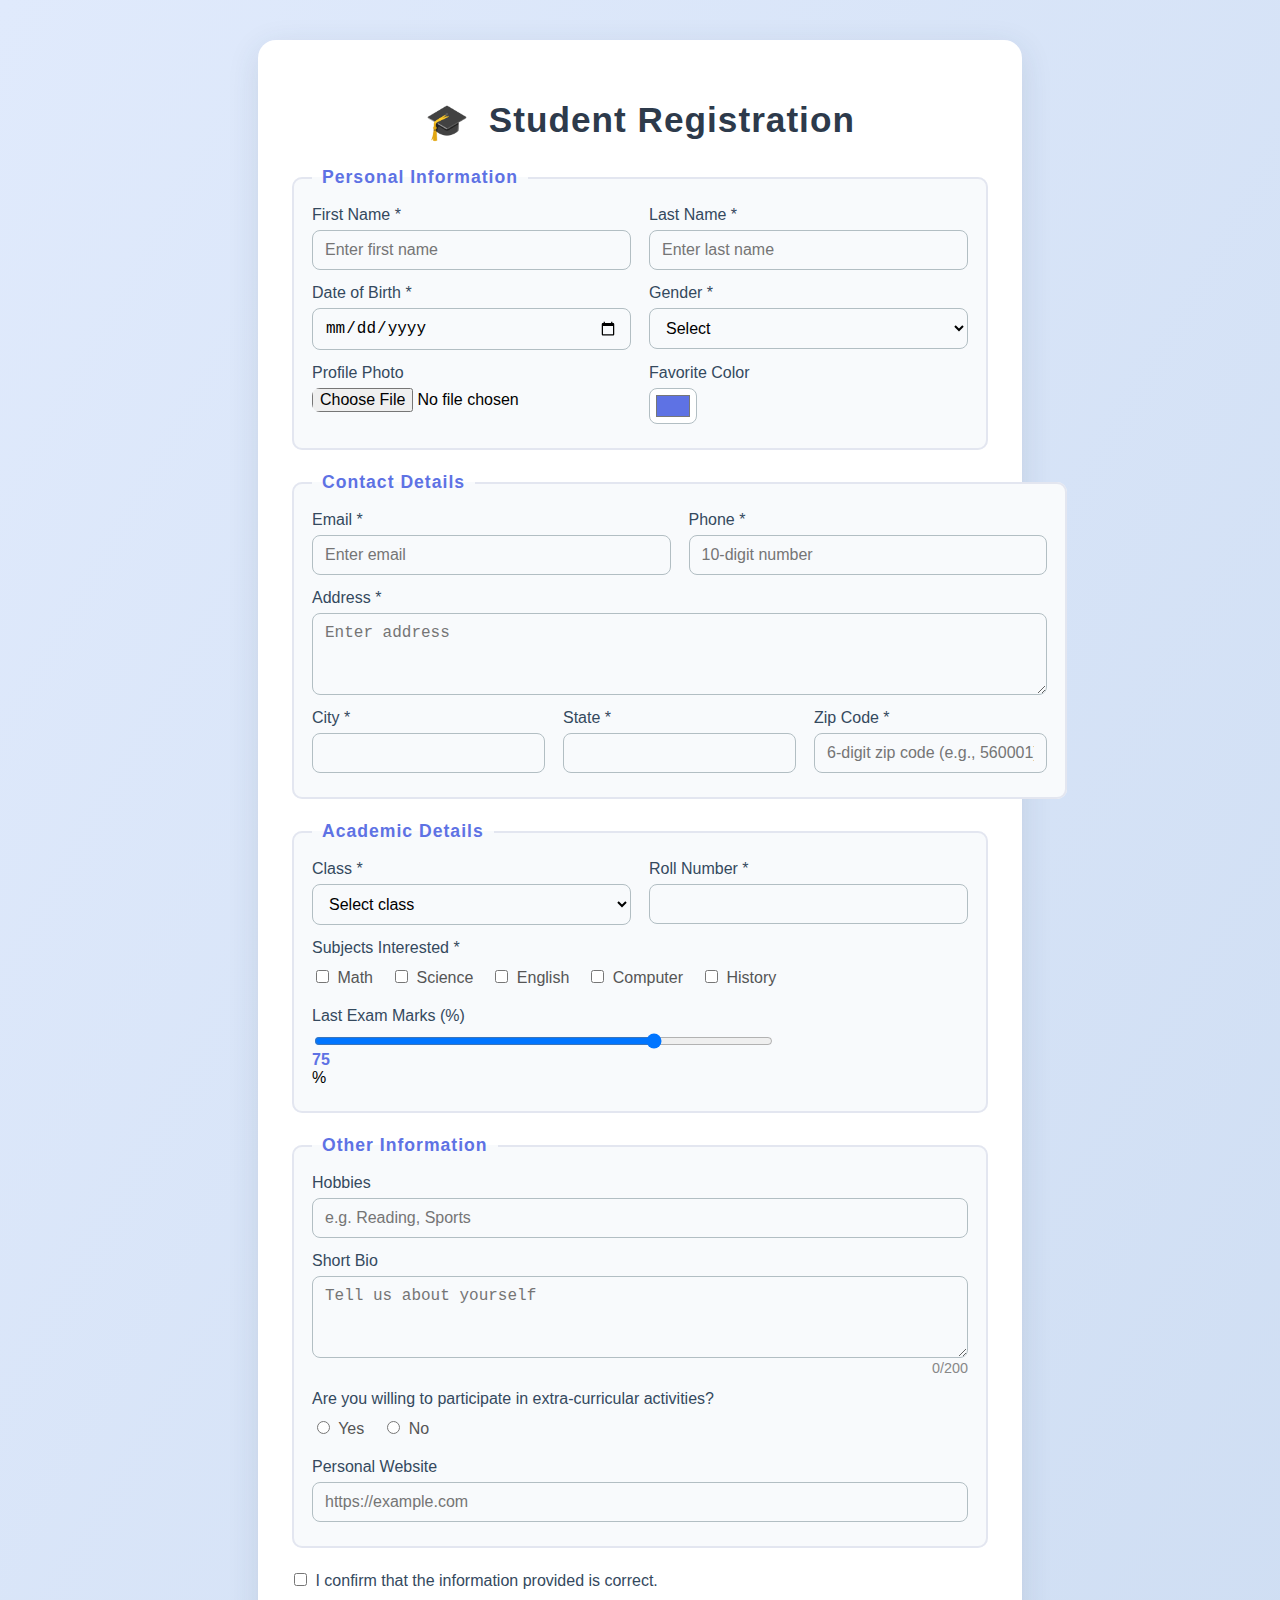
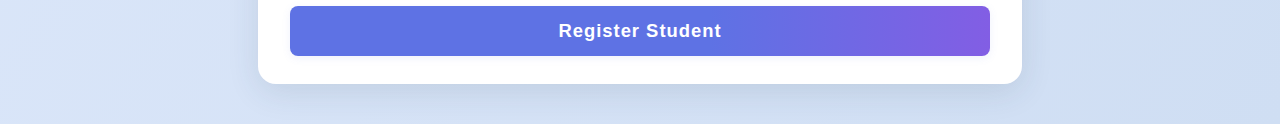
<file: index.html>
<!-- <!-- student-registration-form.html -->
<!DOCTYPE html>
<html lang="en">
<head>
  <meta charset="UTF-8">
  <title>Student Registration Form</title>
  <meta name="viewport" content="width=device-width, initial-scale=1.0">
  <link rel="stylesheet" href="student-form.css">
</head>
<body>
  <div class="form-wrapper">
    <form class="student-form" autocomplete="off">
      <h1>
        <span class="icon">🎓</span>
        Student Registration
      </h1>
      <fieldset>
        <legend>Personal Information</legend>
        <div class="form-row">
          <div class="form-group">
            <label for="firstName">First Name *</label>
            <input type="text" placeholder="Enter first name"id="firstName" name="firstName" required>
          </div>
          <div class="form-group">
            <label for="lastName">Last Name *</label>
            <input type="text" id="lastName" name="lastName" required placeholder="Enter last name">
          </div>
        </div>
        <div class="form-row">
          <div class="form-group">
            <label for="dob">Date of Birth *</label>
            <input type="date" id="dob" name="dob" required>
          </div>
          <div class="form-group">
            <label for="gender">Gender *</label>
            <select id="gender" name="gender" required>
              <option value="">Select</option>
              <option>Male</option>
              <option>Female</option>
              <option>Other</option>
              <option>Prefer not to say</option>
            </select>
          </div>
        </div>
        <div class="form-row">
          <div class="form-group">
            <label for="photo">Profile Photo</label>
            <input type="file" id="photo" name="photo" accept="image/*">
          </div>
          <div class="form-group">
            <label for="color">Favorite Color</label>
            <input type="color" id="color" name="color" value="#5e72e4">
          </div>
        </div>
      </fieldset>

      <fieldset>
        <legend>Contact Details</legend>
        <div class="form-row">
          <div class="form-group">
            <label for="email">Email *</label>
            <input type="email" id="email" name="email" required placeholder="Enter email">
          </div>
          <div class="form-group">
            <label for="phone">Phone *</label>
            <input type="tel" id="phone" name="phone" required pattern="[0-9]{10}" placeholder="10-digit number">
          </div>
        </div>
        <div class="form-group">
          <label for="address">Address *</label>
          <textarea id="address" name="address" rows="2" required placeholder="Enter address"></textarea>
        </div>
        <div class="form-row">
          <div class="form-group">
            <label for="city">City *</label>
            <input type="text" id="city" name="city" required>
          </div>
          <div class="form-group">
            <label for="state">State *</label>
            <input type="text" id="state" name="state" required>
          </div>
          <div class="form-group">
            <label for="zip">Zip Code *</label>
            <input type="text" id="zip" name="zip" required pattern="[0-9]{6}" maxlength="6" placeholder="6-digit zip code (e.g., 560001)">
          </div>
        </div>
      </fieldset>

      <fieldset>
        <legend>Academic Details</legend>
        <div class="form-row">
          <div class="form-group">
            <label for="class">Class *</label>
            <select id="class" name="class" required>
              <option value="">Select class</option>
              <option>10th Grade</option>
              <option>11th Grade</option>
              <option>12th Grade</option>
              <option>Undergraduate</option>
              <option>Postgraduate</option>
            </select>
          </div>
          <div class="form-group">
            <label for="roll">Roll Number *</label>
            <input type="text" id="roll" name="roll" required>
          </div>
        </div>
        <div class="form-group">
          <label>Subjects Interested *</label>
          <div class="checkbox-group">
            <label><input type="checkbox" name="subjects" value="Math" required> Math</label>
            <label><input type="checkbox" name="subjects" value="Science"> Science</label>
            <label><input type="checkbox" name="subjects" value="English"> English</label>
            <label><input type="checkbox" name="subjects" value="Computer"> Computer</label>
            <label><input type="checkbox" name="subjects" value="History"> History</label>
          </div>
        </div>
        <div class="form-group">
          <label for="marks">Last Exam Marks (%)</label>
          <input type="range" id="marks" name="marks" min="0" max="100" value="75" oninput="marksValue.value = marks.value">
          <output id="marksValue">75</output>%
        </div>
      </fieldset>

      <fieldset>
        <legend>Other Information</legend>
        <div class="form-group">
          <label for="hobbies">Hobbies</label>
          <input type="text" id="hobbies" name="hobbies" placeholder="e.g. Reading, Sports">
        </div>
        <div class="form-group">
          <label for="bio">Short Bio</label>
          <textarea id="bio" name="bio" rows="3" maxlength="200" placeholder="Tell us about yourself"></textarea>
          <div class="char-count" id="charCount">0/200</div>
        </div>
        <div class="form-group">
          <label>Are you willing to participate in extra-curricular activities?</label>
          <div class="radio-group">
            <label><input type="radio" name="extra" value="Yes" required> Yes</label>
            <label><input type="radio" name="extra" value="No"> No</label>
          </div>
        </div>
        <div class="form-group">
          <label for="website">Personal Website</label>
          <input type="url" id="website" name="website" placeholder="https://example.com">
        </div>
      </fieldset>

      <div class="form-group terms">
        <label>
          <input type="checkbox" required>
          I confirm that the information provided is correct.
        </label>
      </div>
      <button type="submit" class="submit-btn">Register Student</button>
    </form>
    <script src="script.js"></script>
  </div>
</body>
</file>
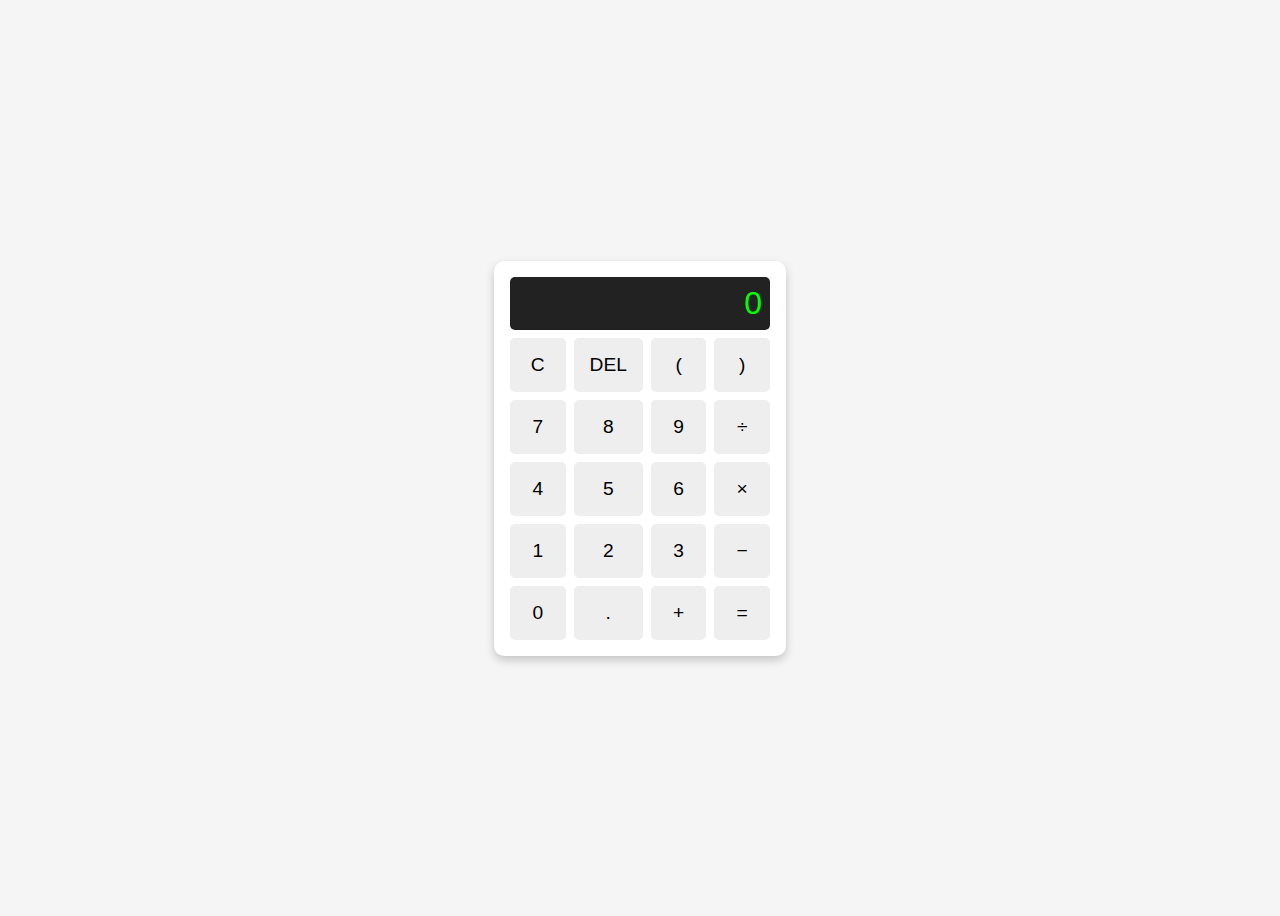
<file: Calculator/index.html>
<!DOCTYPE html>
<html lang="en">
<head>
  <meta charset="UTF-8" />
  <meta name="viewport" content="width=device-width, initial-scale=1.0"/>
  <title>Live Calculator</title>
  <link rel="stylesheet" href="style.css" />
</head>
<body>
  <div class="calculator">
    <div id="display">0</div>
    <div class="buttons">
      <button data-action="clear">C</button>
      <button data-action="delete">DEL</button>
      <button data-value="(">(</button>
      <button data-value=")">)</button>

      <button data-value="7">7</button>
      <button data-value="8">8</button>
      <button data-value="9">9</button>
      <button data-value="/">÷</button>

      <button data-value="4">4</button>
      <button data-value="5">5</button>
      <button data-value="6">6</button>
      <button data-value="*">×</button>

      <button data-value="1">1</button>
      <button data-value="2">2</button>
      <button data-value="3">3</button>
      <button data-value="-">−</button>

      <button data-value="0">0</button>
      <button data-value=".">.</button>
      <button data-value="+">+</button>
      <button data-action="equals">=</button>
    </div>
  </div>
  <script src="script.js"></script>
</body>
</html>
</file>
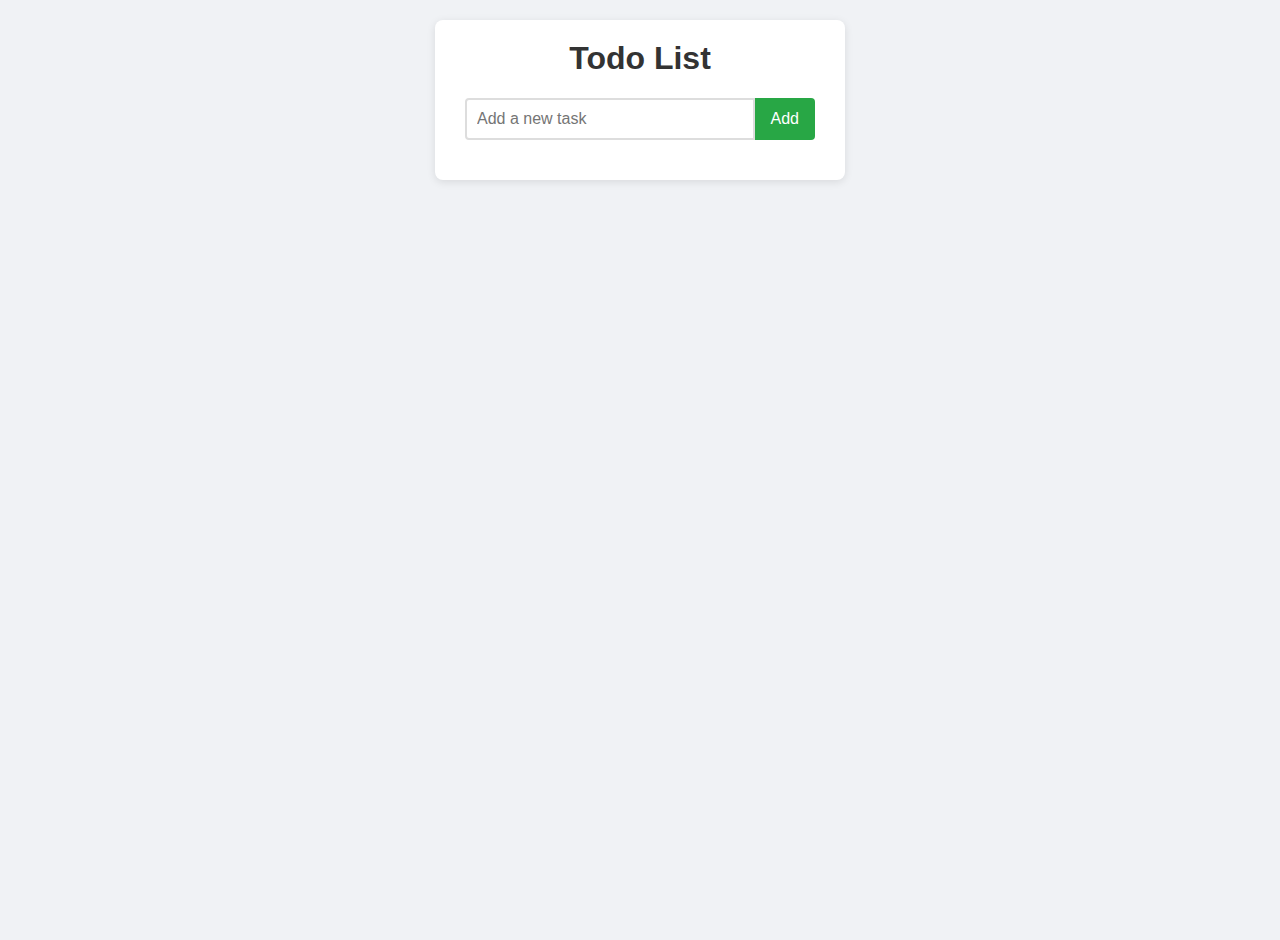
<file: ToDo/index.html>
<!DOCTYPE html>
<html lang="en">
<head>
  <meta charset="UTF-8" />
  <meta name="viewport" content="width=device-width, initial-scale=1" />
  <title>Todo List</title>
  <link rel="stylesheet" href="style.css" />
</head>
<body>
  <div class="container">
    <h1>Todo List</h1>
    <div class="input-group">
      <input type="text" id="todo-input" placeholder="Add a new task" />
      <button id="add-btn">Add</button>
    </div>
    <ul id="todo-list"></ul>
  </div>
  <script src="app.js"></script>
</body>
</html>
</file>
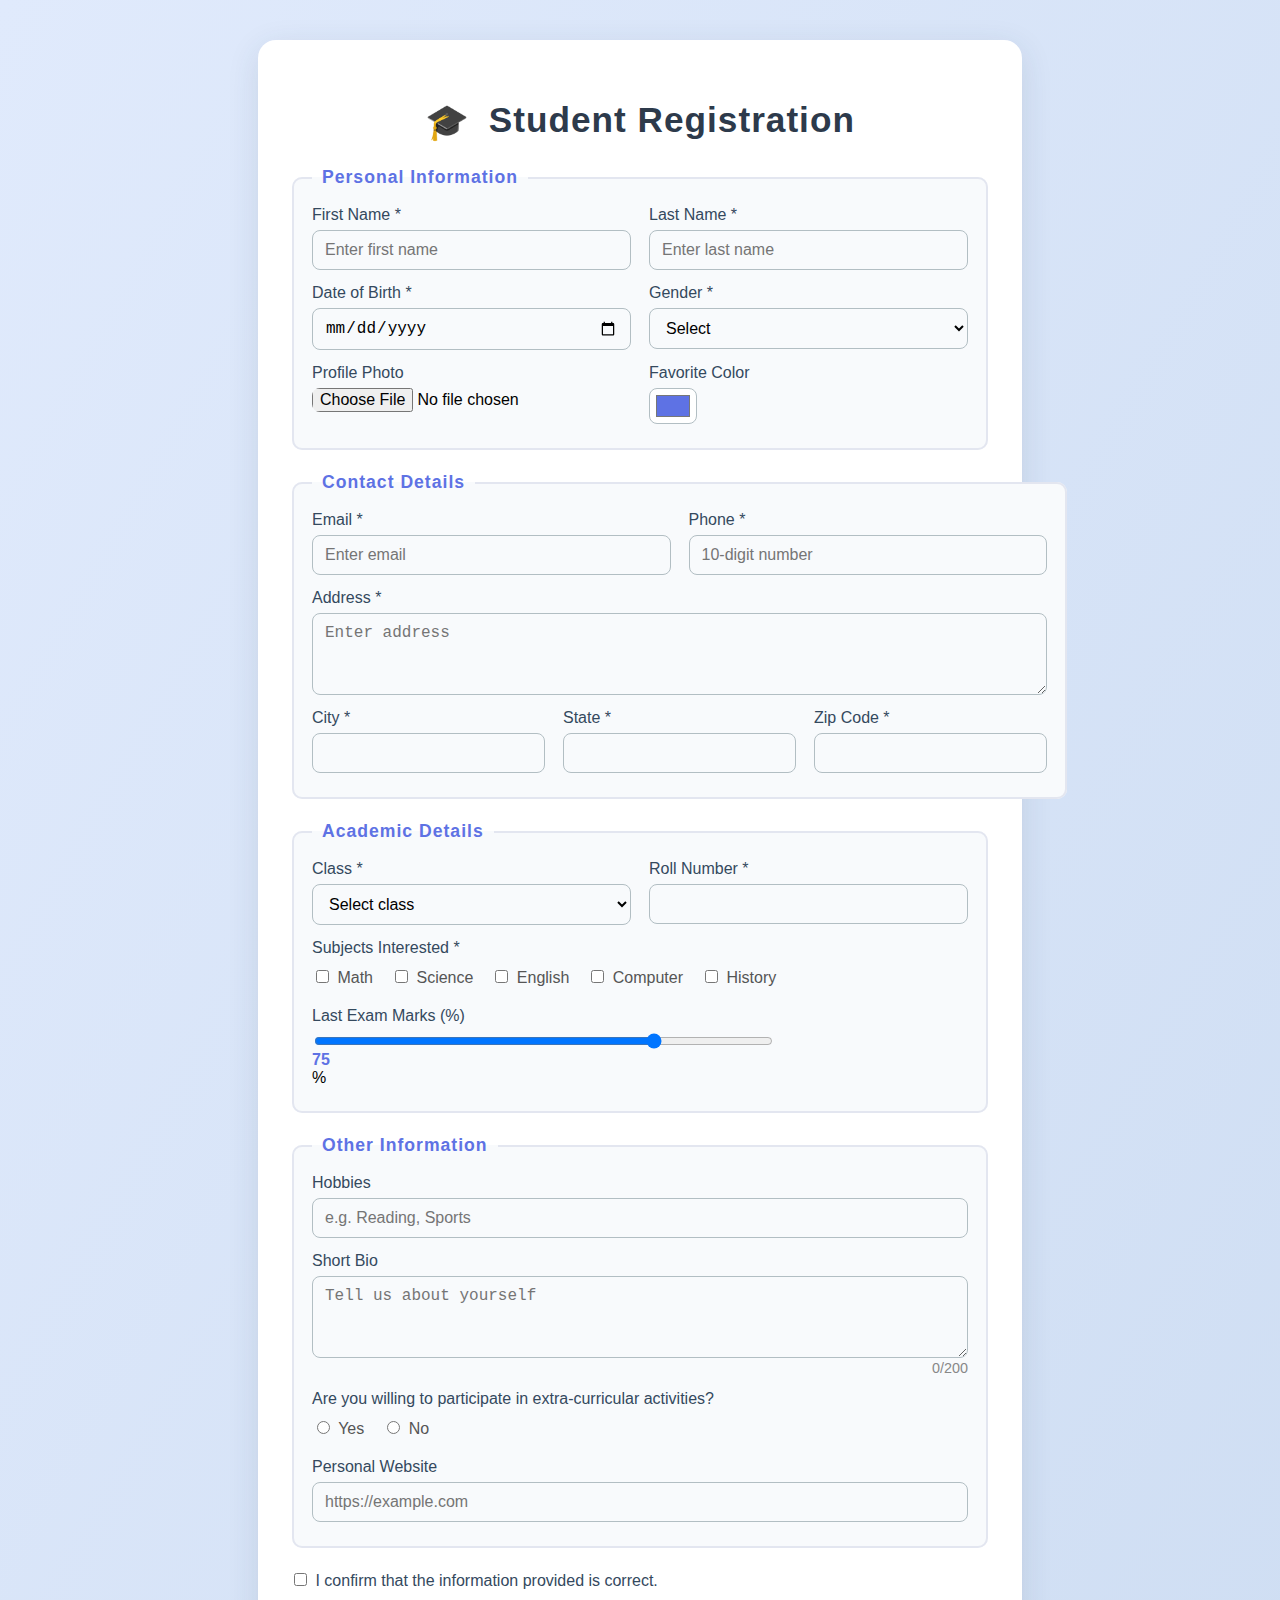
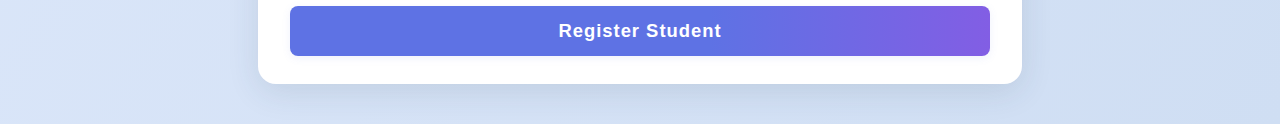
<file: application.html>
<!-- student-registration-form.html -->
<!DOCTYPE html>
<html lang="en">
<head>
  <meta charset="UTF-8">
  <title>Student Registration Form</title>
  <meta name="viewport" content="width=device-width, initial-scale=1.0">
  <link rel="stylesheet" href="student-form.css">
</head>
<body>
  <div class="form-wrapper">
    <form class="student-form" autocomplete="off">
      <h1>
        <span class="icon">🎓</span>
        Student Registration
      </h1>
      <fieldset>
        <legend>Personal Information</legend>
        <div class="form-row">
          <div class="form-group">
            <label for="firstName">First Name *</label>
            <input type="text" id="firstName" name="firstName" required placeholder="Enter first name" autocomplete="Hi My name is Shruthik Ravula">
          </div>
          <div class="form-group">
            <label for="lastName">Last Name *</label>
            <input type="text" id="lastName" name="lastName" required placeholder="Enter last name" autocomplete="Hi My name is Shruthik Ravula">
          </div>
        </div>
        <div class="form-row">
          <div class="form-group">
            <label for="dob">Date of Birth *</label>
            <input type="date" id="dob" name="dob" required>
          </div>
          <div class="form-group">
            <label for="gender">Gender *</label>
            <select id="gender" name="gender" required>
              <option value="">Select</option>
              <option>Male</option>
              <option>Female</option>
              <option>Other</option>
              <option>Prefer not to say</option>
            </select>
          </div>
        </div>
        <div class="form-row">
          <div class="form-group">
            <label for="photo">Profile Photo</label>
            <input type="file" id="photo" name="photo" accept="image/*">
          </div>
          <div class="form-group">
            <label for="color">Favorite Color</label>
            <input type="color" id="color" name="color" value="#5e72e4">
          </div>
        </div>
      </fieldset>

      <fieldset>
        <legend>Contact Details</legend>
        <div class="form-row">
          <div class="form-group">
            <label for="email">Email *</label>
            <input type="email" id="email" name="email" required placeholder="Enter email">
          </div>
          <div class="form-group">
            <label for="phone">Phone *</label>
            <input type="tel" id="phone" name="phone" required pattern="[0-9]{10}" placeholder="10-digit number">
          </div>
        </div>
        <div class="form-group">
          <label for="address">Address *</label>
          <textarea id="address" name="address" rows="2" required placeholder="Enter address"></textarea>
        </div>
        <div class="form-row">
          <div class="form-group">
            <label for="city">City *</label>
            <input type="text" id="city" name="city" required>
          </div>
          <div class="form-group">
            <label for="state">State *</label>
            <input type="text" id="state" name="state" required>
          </div>
          <div class="form-group">
            <label for="zip">Zip Code *</label>
            <input type="text" id="zip" name="zip" required pattern="[0-9]{6}" maxlength="6">
          </div>
        </div>
      </fieldset>

      <fieldset>
        <legend>Academic Details</legend>
        <div class="form-row">
          <div class="form-group">
            <label for="class">Class *</label>
            <select id="class" name="class" required>
              <option value="">Select class</option>
              <option>10th Grade</option>
              <option>11th Grade</option>
              <option>12th Grade</option>
              <option>Undergraduate</option>
              <option>Postgraduate</option>
            </select>
          </div>
          <div class="form-group">
            <label for="roll">Roll Number *</label>
            <input type="text" id="roll" name="roll" required>
          </div>
        </div>
        <div class="form-group">
          <label>Subjects Interested *</label>
          <div class="checkbox-group">
            <label><input type="checkbox" name="subjects" value="Math" required> Math</label>
            <label><input type="checkbox" name="subjects" value="Science"> Science</label>
            <label><input type="checkbox" name="subjects" value="English"> English</label>
            <label><input type="checkbox" name="subjects" value="Computer"> Computer</label>
            <label><input type="checkbox" name="subjects" value="History"> History</label>
          </div>
        </div>
        <div class="form-group">
          <label for="marks">Last Exam Marks (%)</label>
          <input type="range" id="marks" name="marks" min="0" max="100" value="75" oninput="marksValue.value = marks.value">
          <output id="marksValue">75</output>%
        </div>
      </fieldset>

      <fieldset>
        <legend>Other Information</legend>
        <div class="form-group">
          <label for="hobbies">Hobbies</label>
          <input type="text" id="hobbies" name="hobbies" placeholder="e.g. Reading, Sports">
        </div>
        <div class="form-group">
          <label for="bio">Short Bio</label>
          <textarea id="bio" name="bio" rows="3" maxlength="200" placeholder="Tell us about yourself"></textarea>
          <div class="char-count" id="charCount">0/200</div>
        </div>
        <div class="form-group">
          <label>Are you willing to participate in extra-curricular activities?</label>
          <div class="radio-group">
            <label><input type="radio" name="extra" value="Yes" required> Yes</label>
            <label><input type="radio" name="extra" value="No"> No</label>
          </div>
        </div>
        <div class="form-group">
          <label for="website">Personal Website</label>
          <input type="url" id="website" name="website" placeholder="https://example.com">
        </div>
      </fieldset>

      <div class="form-group terms">
        <label>
          <input type="checkbox" required>
          I confirm that the information provided is correct.
        </label>
      </div>
      <button type="submit" class="submit-btn">Register Student</button>
    </form>
  </div>
  <script>
    // Character counter for bio
    const bio = document.getElementById('bio');
    const charCount = document.getElementById('charCount');
    bio.addEventListener('input', () => {
      charCount.textContent = `${bio.value.length}/200`;
    });
  </script>
</body>
</html>
</file>
<file: student-form.css>
/* student-registration-form.css */
body {
  background: linear-gradient(120deg, #e0eafc 0%, #cfdef3 100%);
  min-height: 100vh;
  margin: 0;
  font-family: 'Segoe UI', Arial, sans-serif;
}

.form-wrapper {
  max-width: 700px;
  margin: 40px auto;
  background: #fff;
  border-radius: 18px;
  box-shadow: 0 8px 32px rgba(44, 62, 80, 0.12);
  padding: 36px 32px 28px 32px;
}

.student-form h1 {
  text-align: center;
  color: #2d3a4b;
  margin-bottom: 24px;
  letter-spacing: 1px;
  font-size: 2.2rem;
  font-weight: 700;
}

.student-form .icon {
  font-size: 2.2rem;
  vertical-align: middle;
  margin-right: 8px;
}

fieldset {
  border: 2px solid #e3e6f0;
  border-radius: 10px;
  margin-bottom: 22px;
  padding: 18px 18px 10px 18px;
  background: #f8fafc;
}

legend {
  font-size: 1.1rem;
  color: #5e72e4;
  font-weight: 600;
  padding: 0 10px;
  letter-spacing: 1px;
}

.form-row {
  display: flex;
  gap: 18px;
  flex-wrap: nowrap;
}

.form-group {
  display: flex;
  flex-direction: column;
  flex: 1;
  min-width: 180px;
  margin-bottom: 14px;
}

label {
  font-weight: 500;
  margin-bottom: 6px;
  color: #34495e;
}

input[type="text"],
input[type="email"],
input[type="tel"],
input[type="date"],
input[type="url"],
input[type="color"],
input[type="file"],
select,
textarea {
  padding: 10px 12px;
  border: 1.5px solid #b2bec3;
  border-radius: 8px;
  font-size: 1rem;
  transition: border-color 0.2s, box-shadow 0.2s;
  background: #f8fafc;
  outline: none;
}

input[type="text"]:focus,
input[type="email"]:focus,
input[type="tel"]:focus,
input[type="date"]:focus,
input[type="url"]:focus,
select:focus,
textarea:focus {
  border-color: #5e72e4;
  background: #fff;
  box-shadow: 0 0 0 2px #e3e6f0;
}

input[type="color"] {
  padding: 2px 4px;
  width: 48px;
  height: 36px;
  border-radius: 8px;
  border: 1.5px solid #b2bec3;
  background: #fff;
}

input[type="file"] {
  border: none;
  background: none;
  padding: 0;
  font-size: 1rem;
}

textarea {
  resize: vertical;
  min-height: 60px;
  max-height: 160px;
}

.checkbox-group,
.radio-group {
  display: flex;
  gap: 18px;
  flex-wrap: wrap;
  margin-top: 4px;
}

.checkbox-group label,
.radio-group label {
  font-weight: 400;
  color: #555;
  cursor: pointer;
}

input[type="checkbox"],
input[type="radio"] {
  accent-color: #5e72e4;
  margin-right: 4px;
}

input[type="range"] {
  width: 70%;
  margin-right: 10px;
}

output {
  font-weight: 600;
  color: #5e72e4;
}

.char-count {
  font-size: 0.9em;
  color: #888;
  text-align: right;
  margin-top: 2px;
}

.terms {
  margin: 18px 0 10px 0;
}

.submit-btn {
  width: 100%;
  padding: 14px 0;
  background: linear-gradient(90deg, #5e72e4 60%, #825ee4 100%);
  color: #fff;
  border: none;
  border-radius: 8px;
  font-size: 1.15rem;
  font-weight: 600;
  letter-spacing: 1px;
  cursor: pointer;
  box-shadow: 0 2px 8px rgba(94, 114, 228, 0.10);
  transition: background 0.2s, transform 0.1s;
}

.submit-btn:hover {
  background: linear-gradient(90deg, #4e54c8 60%, #8f94fb 100%);
  transform: translateY(-2px) scale(1.02);
}

@media (max-width: 800px) {
  .form-wrapper {
    padding: 18px 6px;
  }
  .form-row {
    flex-direction: column;
    gap: 0;
  }
}
</file>
<file: Calculator/style.css>
body {
  font-family: sans-serif;
  display: flex;
  height: 100vh;
  justify-content: center;
  align-items: center;
  background: #f5f5f5;
}

.calculator {
  background: #fff;
  padding: 1rem;
  border-radius: 10px;
  box-shadow: 0 4px 10px rgba(0, 0, 0, 0.2);
  width: 260px;
}

#display {
  font-size: 2rem;
  padding: 0.5rem;
  text-align: right;
  background: #222;
  color: #0f0;
  margin-bottom: 0.5rem;
  border-radius: 5px;
  overflow-x: auto;
}

.buttons {
  display: grid;
  grid-template-columns: repeat(4, 1fr);
  gap: 0.5rem;
}

button {
  padding: 1rem;
  font-size: 1.2rem;
  cursor: pointer;
  border: none;
  background: #eee;
  border-radius: 5px;
  transition: background 0.2s;
}

button:hover {
  background: #ccc;
}

button.zero {
  grid-column: span 2;
}
</file>
<file: ToDo/style.css>
body {
  font-family: Arial, sans-serif;
  background: #f0f2f5;
  display: flex;
  justify-content: center;
  align-items: flex-start;
  height: 100vh;
  margin: 0;
  padding: 20px;
}

.container {
  background: white;
  padding: 20px 30px;
  border-radius: 8px;
  width: 350px;
  box-shadow: 0 2px 8px rgba(0,0,0,0.1);
}

h1 {
  margin-top: 0;
  text-align: center;
  color: #333;
}

.input-group {
  display: flex;
  margin-bottom: 20px;
}

#todo-input {
  flex-grow: 1;
  padding: 10px;
  border: 2px solid #ddd;
  border-radius: 4px 0 0 4px;
  font-size: 16px;
}

#add-btn {
  background: #28a745;
  border: none;
  color: white;
  padding: 0 16px;
  border-radius: 0 4px 4px 0;
  cursor: pointer;
  font-size: 16px;
  transition: background 0.3s ease;
}

#add-btn:hover {
  background: #218838;
}

#todo-list {
  list-style: none;
  padding-left: 0;
  margin: 0;
}

.todo-item {
  display: flex;
  justify-content: space-between;
  background: #fafafa;
  padding: 10px;
  border-radius: 4px;
  margin-bottom: 8px;
  border: 1px solid #ddd;
  align-items: center;
}

.todo-item.completed .text {
  text-decoration: line-through;
  color: #999;
}

.todo-item .text {
  flex-grow: 1;
  cursor: pointer;
  padding: 2px 6px;
  border-radius: 4px;
}

.todo-item .text.editing {
  border: 1px solid #999;
  background: white;
  cursor: text;
}

.todo-item input.edit-input {
  flex-grow: 1;
  font-size: 16px;
  padding: 4px 6px;
  border-radius: 4px;
  border: 1px solid #999;
}

.todo-item button {
  background: transparent;
  border: none;
  cursor: pointer;
  margin-left: 8px;
  font-size: 18px;
}

.delete-btn {
  color: #dc3545;
  font-weight: bold;
}

.delete-btn:hover {
  color: #a71d2a;
}

.complete-btn {
  color: #28a745;
  font-weight: bold;
}

.complete-btn:hover {
  color: #1e7e34;
}

.save-btn {
  color: #007bff;
  font-weight: bold;
}

.save-btn:hover {
  color: #0056b3;
}

.cancel-btn {
  color: #6c757d;
  font-weight: bold;
}

.cancel-btn:hover {
  color: #494f54;
}
</file>
